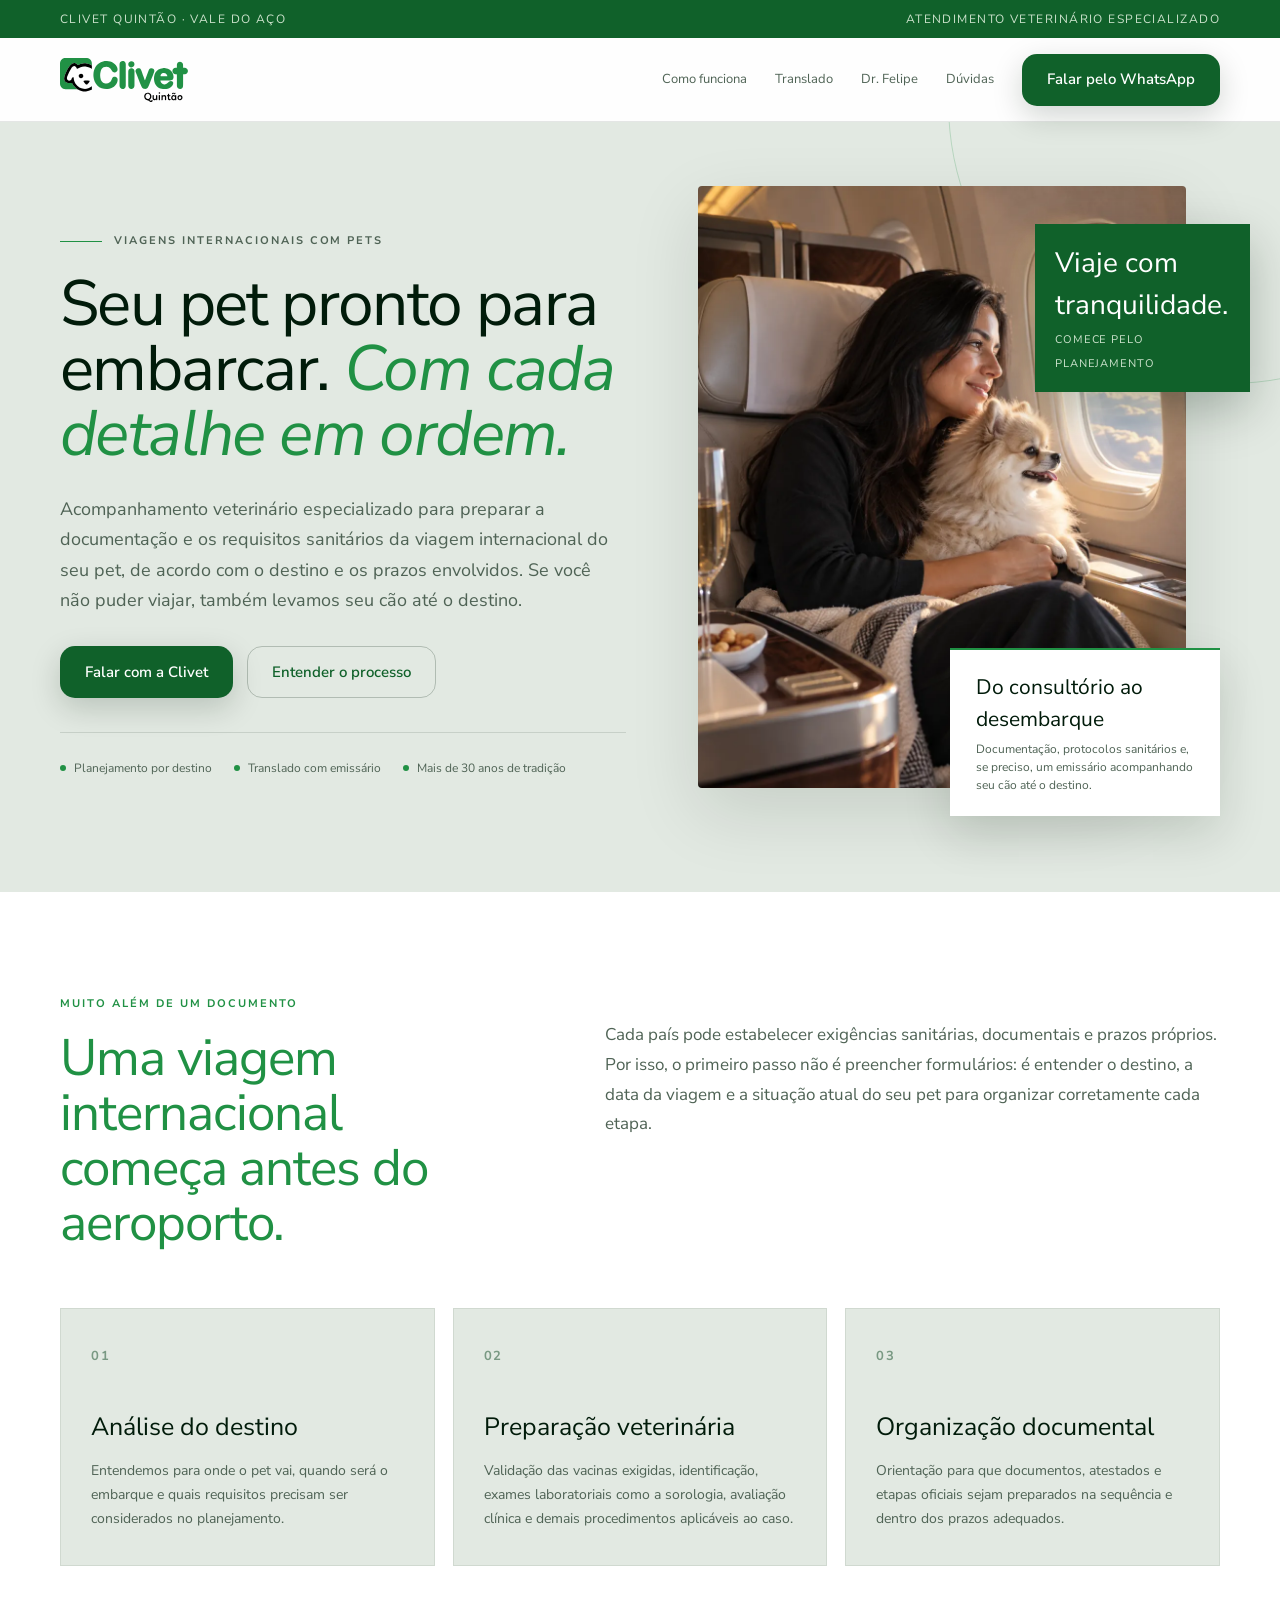
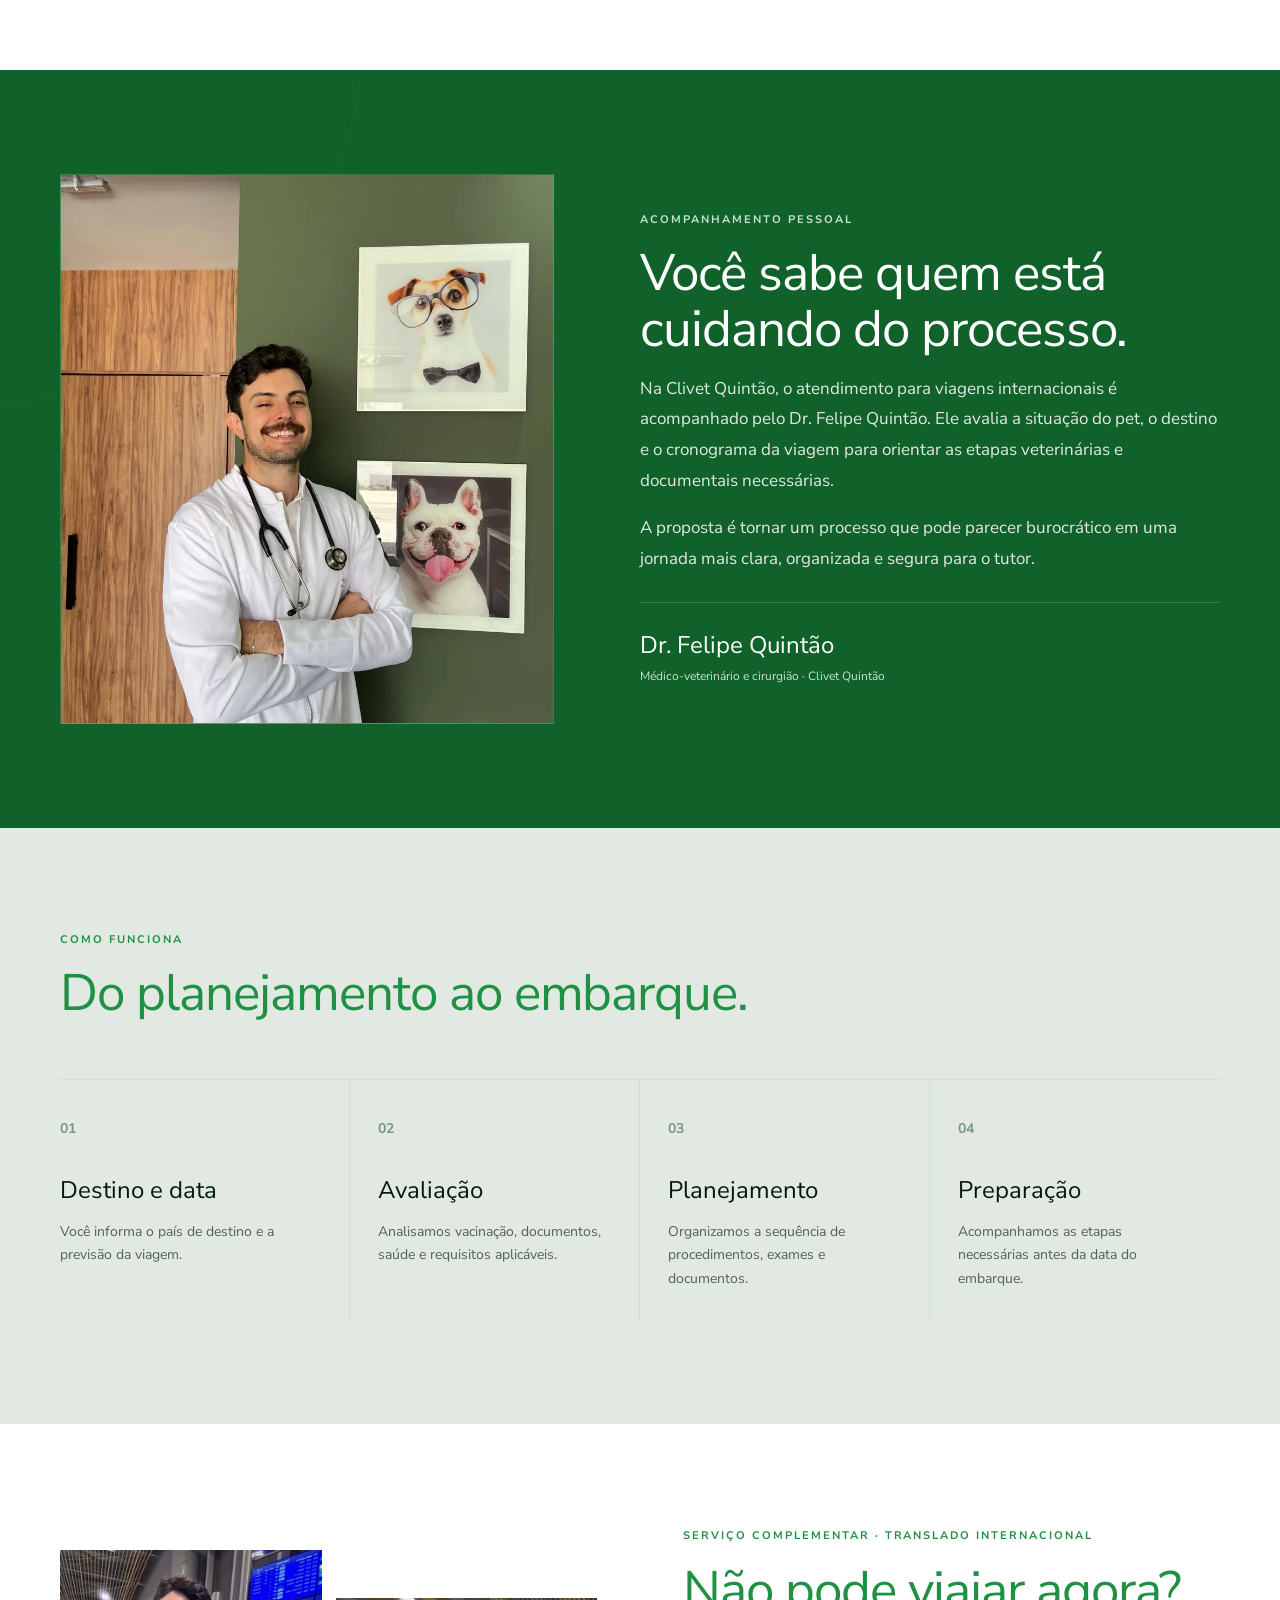
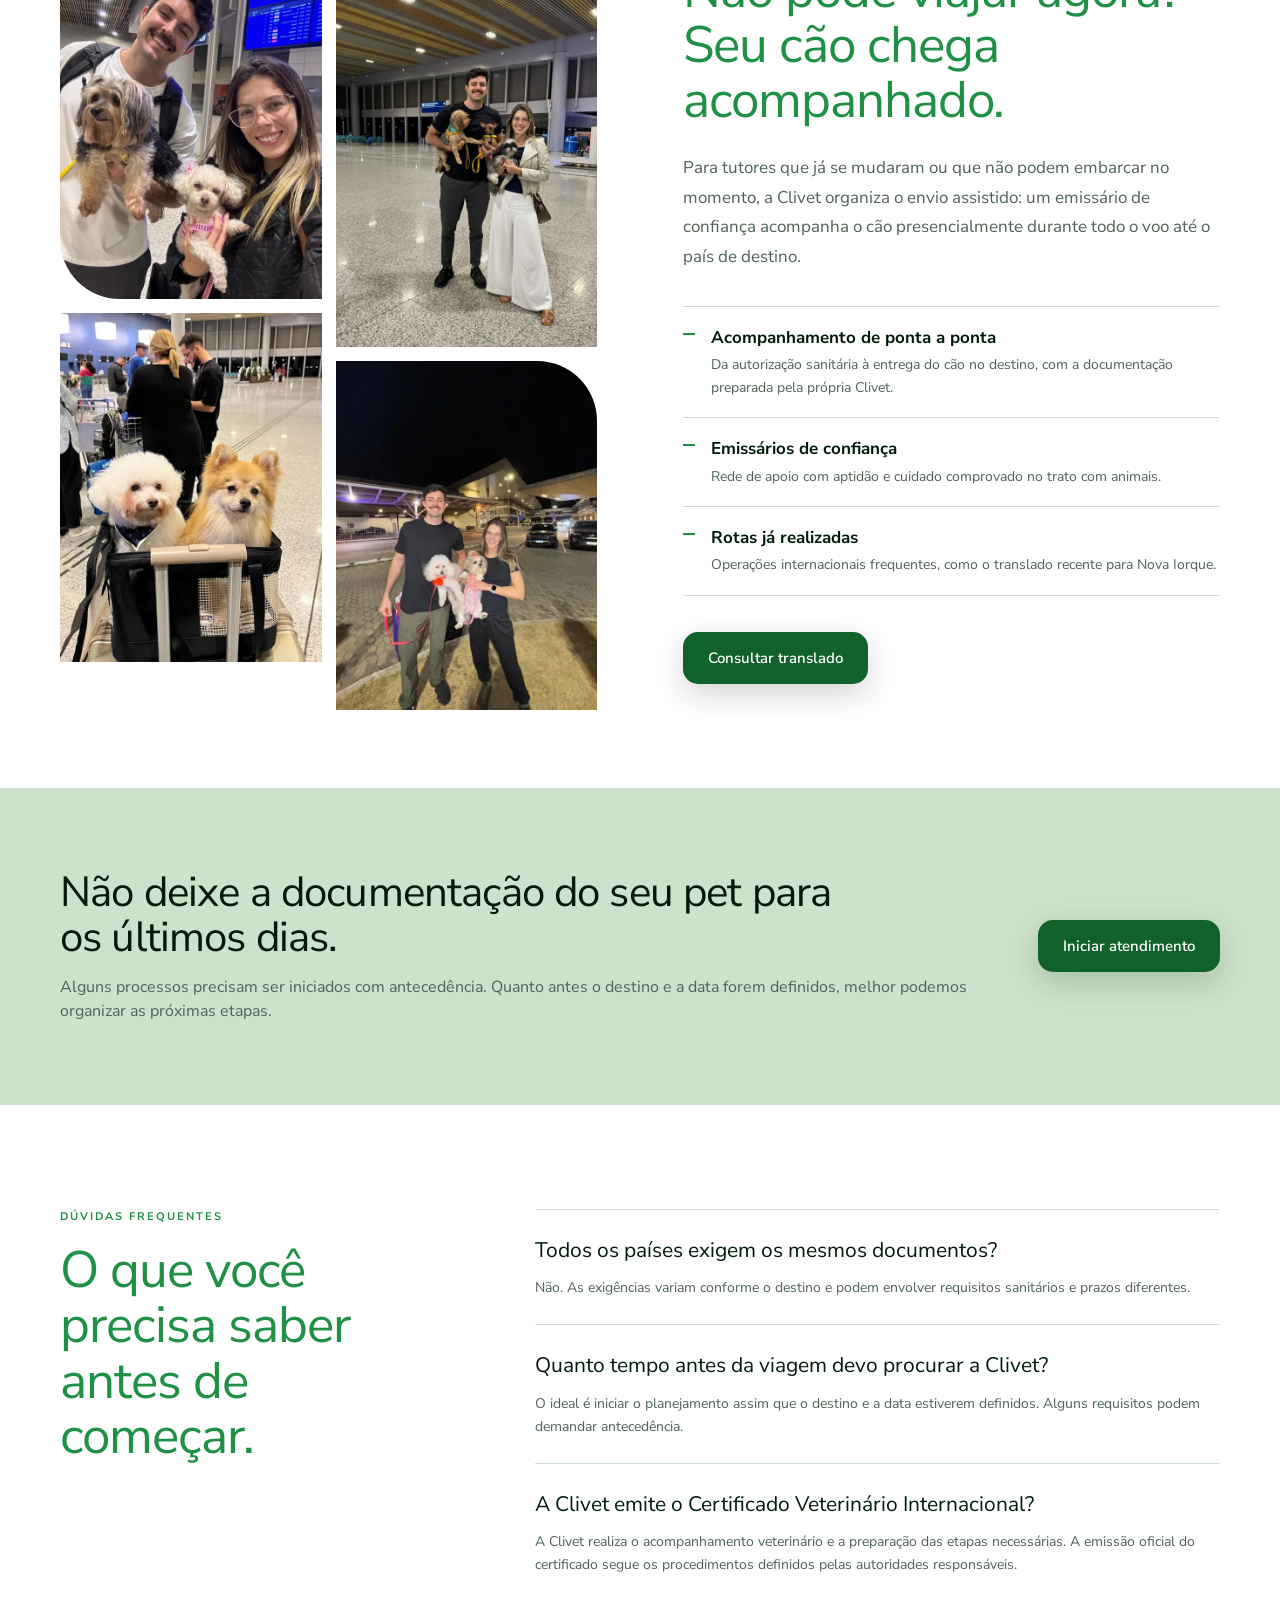
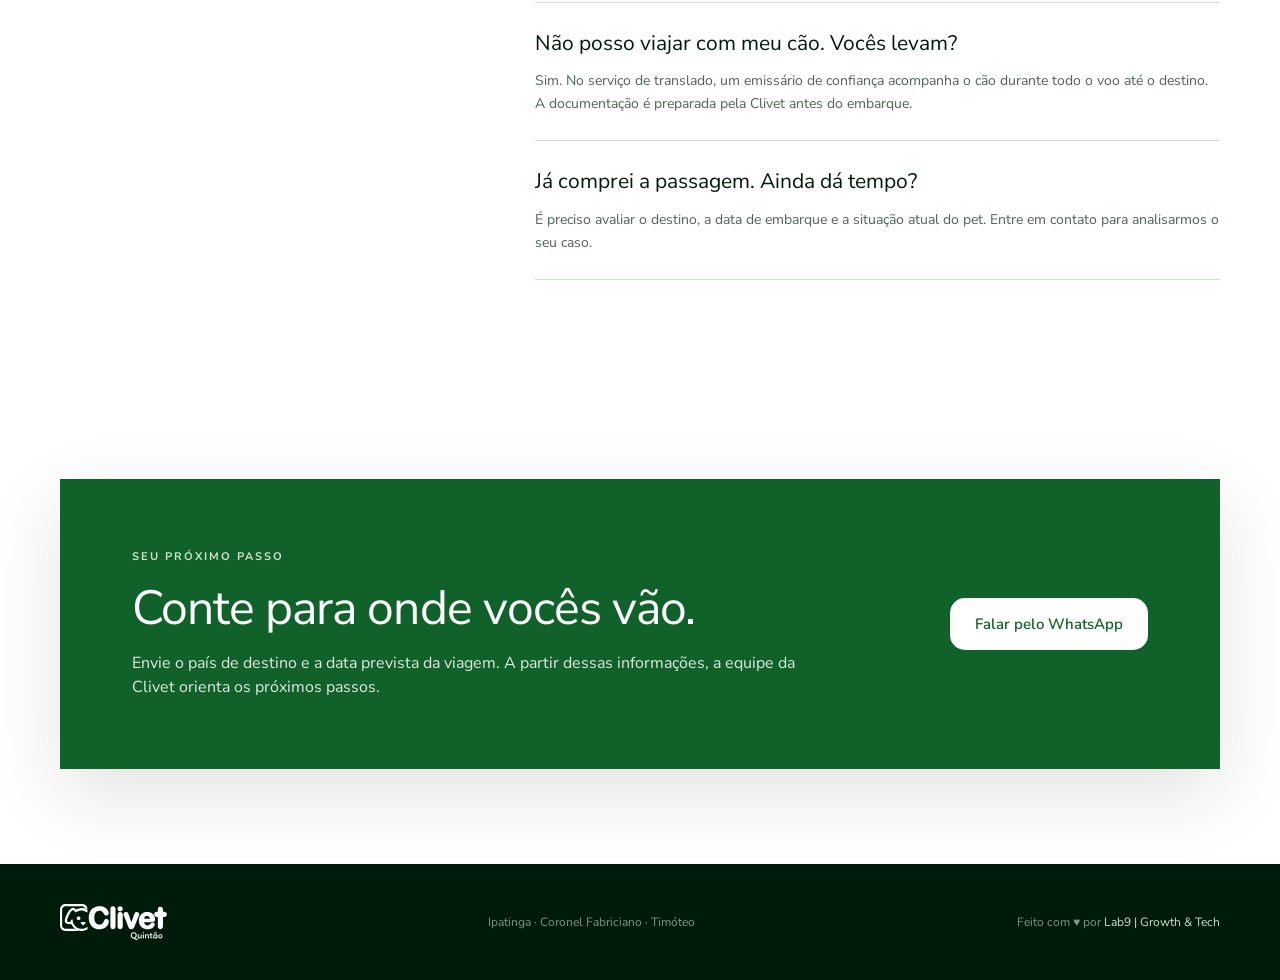
<file: index.html>
<!doctype html>
<html lang="pt-BR">
<head>
<meta charset="utf-8" />
<meta name="viewport" content="width=device-width, initial-scale=1" />
<meta name="robots" content="noindex, nofollow" />
<title>Viagem Internacional com Pets | Clivet Quintão</title>
<meta name="description" content="Acompanhamento veterinário para preparação documental e sanitária de pets em viagens internacionais." />
<link rel="preconnect" href="https://fonts.googleapis.com" />
<link rel="preconnect" href="https://fonts.gstatic.com" crossorigin />
<link href="https://fonts.googleapis.com/css2?family=Nunito+Sans:ital,wght@0,400;0,600;0,700;0,800;1,400&display=swap" rel="stylesheet" />
<link rel="stylesheet" href="styles.css" />
</head>
<body>
  <div class="topbar"><div class="wrap"><span>Clivet Quintão · Vale do Aço</span><span>Atendimento veterinário especializado</span></div></div>
  <header class="nav">
    <div class="wrap">
      <a class="brand" href="#top" aria-label="Clivet Quintão">
        <img class="brand-logo" src="clivet_logo.svg" alt="Clivet Quintão" width="128" height="44" />
      </a>
      <nav class="nav-links"><a href="#processo">Como funciona</a><a href="#translado">Translado</a><a href="#felipe">Dr. Felipe</a><a href="#duvidas">Dúvidas</a><a class="btn btn-primary" href="#contato" data-whatsapp>Falar pelo WhatsApp</a></nav>
    </div>
  </header>

  <main id="top">
    <section class="hero">
      <div class="wrap hero-grid">
        <div>
          <div class="eyebrow">Viagens internacionais com pets</div>
          <h1>Seu pet pronto para embarcar. <em>Com cada detalhe em ordem.</em></h1>
          <p class="lead">Acompanhamento veterinário especializado para preparar a documentação e os requisitos sanitários da viagem internacional do seu pet, de acordo com o destino e os prazos envolvidos. Se você não puder viajar, também levamos seu cão até o destino.</p>
          <div class="hero-actions"><a class="btn btn-primary" href="#contato" data-whatsapp>Falar com a Clivet</a><a class="btn btn-outline" href="#processo">Entender o processo</a></div>
          <div class="trust-row"><span><i class="dot"></i> Planejamento por destino</span><span><i class="dot"></i> Translado com emissário</span><span><i class="dot"></i> Mais de 30 anos de tradição</span></div>
        </div>
        <div class="hero-photo">
          <div class="micro-card"><b>Viaje com tranquilidade.</b><span>Comece pelo planejamento</span></div>
          <div class="photo-frame">
            <img class="photo photo--hero" src="translado/web/translado3-hero.webp" alt="Tutora com seu cão no colo, sentada junto à janela do avião durante o voo" width="1000" height="1250" fetchpriority="high" />
          </div>
          <div class="photo-label"><strong>Do consultório ao desembarque</strong><span>Documentação, protocolos sanitários e, se preciso, um emissário acompanhando seu cão até o destino.</span></div>
        </div>
      </div>
    </section>

    <section class="section section-white" id="processo">
      <div class="wrap">
        <div class="intro-grid">
          <div><div class="kicker">Muito além de um documento</div><h2>Uma viagem internacional começa antes do aeroporto.</h2></div>
          <div><p class="section-copy">Cada país pode estabelecer exigências sanitárias, documentais e prazos próprios. Por isso, o primeiro passo não é preencher formulários: é entender o destino, a data da viagem e a situação atual do seu pet para organizar corretamente cada etapa.</p></div>
        </div>
        <div class="cards">
          <article class="card"><span class="card-num">01</span><h3>Análise do destino</h3><p>Entendemos para onde o pet vai, quando será o embarque e quais requisitos precisam ser considerados no planejamento.</p></article>
          <article class="card"><span class="card-num">02</span><h3>Preparação veterinária</h3><p>Validação das vacinas exigidas, identificação, exames laboratoriais como a sorologia, avaliação clínica e demais procedimentos aplicáveis ao caso.</p></article>
          <article class="card"><span class="card-num">03</span><h3>Organização documental</h3><p>Orientação para que documentos, atestados e etapas oficiais sejam preparados na sequência e dentro dos prazos adequados.</p></article>
        </div>
      </div>
    </section>

    <section class="section doctor" id="felipe">
      <div class="wrap doctor-grid">
        <div class="doctor-portrait">
          <img class="photo" src="dr_felipe_quintao.webp" alt="Dr. Felipe Quintão na Clivet Quintão" width="900" height="1200" loading="lazy" />
        </div>
        <div>
          <div class="kicker">Acompanhamento pessoal</div>
          <h2>Você sabe quem está cuidando do processo.</h2>
          <p>Na Clivet Quintão, o atendimento para viagens internacionais é acompanhado pelo Dr. Felipe Quintão. Ele avalia a situação do pet, o destino e o cronograma da viagem para orientar as etapas veterinárias e documentais necessárias.</p>
          <p>A proposta é tornar um processo que pode parecer burocrático em uma jornada mais clara, organizada e segura para o tutor.</p>
          <div class="doctor-sign"><strong>Dr. Felipe Quintão</strong><span>Médico-veterinário e cirurgião · Clivet Quintão</span></div>
        </div>
      </div>
    </section>

    <section class="section" id="etapas">
      <div class="wrap">
        <div class="kicker">Como funciona</div><h2>Do planejamento ao embarque.</h2>
        <div class="timeline">
          <div class="step"><span class="no">01</span><h3>Destino e data</h3><p>Você informa o país de destino e a previsão da viagem.</p></div>
          <div class="step"><span class="no">02</span><h3>Avaliação</h3><p>Analisamos vacinação, documentos, saúde e requisitos aplicáveis.</p></div>
          <div class="step"><span class="no">03</span><h3>Planejamento</h3><p>Organizamos a sequência de procedimentos, exames e documentos.</p></div>
          <div class="step"><span class="no">04</span><h3>Preparação</h3><p>Acompanhamos as etapas necessárias antes da data do embarque.</p></div>
        </div>
      </div>
    </section>

    <section class="section section-white transfer" id="translado">
      <div class="wrap transfer-grid">
        <div class="transfer-photos">
          <img src="translado/web/translado-3.webp" alt="Dr. Felipe Quintão com dois cães no aeroporto" width="600" height="800" loading="lazy" />
          <img src="translado/web/translado-1.webp" alt="Cães com a equipe no saguão do aeroporto antes do embarque" width="600" height="800" loading="lazy" />
          <img src="translado/web/translado-4.webp" alt="Dois cães na bolsa de transporte, prontos para o voo" width="600" height="800" loading="lazy" />
          <img src="translado/web/translado-2.webp" alt="Cães acompanhados na chegada ao aeroporto" width="600" height="800" loading="lazy" />
        </div>
        <div>
          <div class="kicker">Serviço complementar · Translado internacional</div>
          <h2>Não pode viajar agora? Seu cão chega acompanhado.</h2>
          <p class="section-copy">Para tutores que já se mudaram ou que não podem embarcar no momento, a Clivet organiza o envio assistido: um emissário de confiança acompanha o cão presencialmente durante todo o voo até o país de destino.</p>
          <ul class="transfer-list">
            <li><strong>Acompanhamento de ponta a ponta</strong><span>Da autorização sanitária à entrega do cão no destino, com a documentação preparada pela própria Clivet.</span></li>
            <li><strong>Emissários de confiança</strong><span>Rede de apoio com aptidão e cuidado comprovado no trato com animais.</span></li>
            <li><strong>Rotas já realizadas</strong><span>Operações internacionais frequentes, como o translado recente para Nova Iorque.</span></li>
          </ul>
          <a class="btn btn-primary" href="#contato" data-whatsapp="translado">Consultar translado</a>
        </div>
      </div>
    </section>

    <section class="quote">
      <div class="wrap quote-inner">
        <div><h2>Não deixe a documentação do seu pet para os últimos dias.</h2><p>Alguns processos precisam ser iniciados com antecedência. Quanto antes o destino e a data forem definidos, melhor podemos organizar as próximas etapas.</p></div>
        <a class="btn btn-primary" href="#contato" data-whatsapp>Iniciar atendimento</a>
      </div>
    </section>

    <section class="section section-white" id="duvidas">
      <div class="wrap faq-grid">
        <div><div class="kicker">Dúvidas frequentes</div><h2>O que você precisa saber antes de começar.</h2></div>
        <div class="faq">
          <div class="faq-item"><strong>Todos os países exigem os mesmos documentos?</strong><p>Não. As exigências variam conforme o destino e podem envolver requisitos sanitários e prazos diferentes.</p></div>
          <div class="faq-item"><strong>Quanto tempo antes da viagem devo procurar a Clivet?</strong><p>O ideal é iniciar o planejamento assim que o destino e a data estiverem definidos. Alguns requisitos podem demandar antecedência.</p></div>
          <div class="faq-item"><strong>A Clivet emite o Certificado Veterinário Internacional?</strong><p>A Clivet realiza o acompanhamento veterinário e a preparação das etapas necessárias. A emissão oficial do certificado segue os procedimentos definidos pelas autoridades responsáveis.</p></div>
          <div class="faq-item"><strong>Não posso viajar com meu cão. Vocês levam?</strong><p>Sim. No serviço de translado, um emissário de confiança acompanha o cão durante todo o voo até o destino. A documentação é preparada pela Clivet antes do embarque.</p></div>
          <div class="faq-item"><strong>Já comprei a passagem. Ainda dá tempo?</strong><p>É preciso avaliar o destino, a data de embarque e a situação atual do pet. Entre em contato para analisarmos o seu caso.</p></div>
        </div>
      </div>
    </section>

    <section class="final-cta" id="contato">
      <div class="wrap"><div class="final-box"><div><div class="kicker">Seu próximo passo</div><h2>Conte para onde vocês vão.</h2><p>Envie o país de destino e a data prevista da viagem. A partir dessas informações, a equipe da Clivet orienta os próximos passos.</p></div><a class="btn" href="#contato" data-whatsapp>Falar pelo WhatsApp</a></div></div>
    </section>
  </main>

  <footer><div class="wrap"><div class="brand"><img class="brand-logo brand-logo--light" src="clivet_logo_footer.svg" alt="Clivet Quintão" width="105" height="36" /></div><span>Ipatinga · Coronel Fabriciano · Timóteo</span><span>Feito com <span aria-label="amor">♥</span> por <a class="footer-credit" href="https://lab9.digital/desenvolvimento-sites" target="_blank" rel="noopener">Lab9 | Growth &amp; Tech</a></span></div></footer>
  <div class="mobile-cta"><a class="btn btn-primary" href="#contato" data-whatsapp>Falar pelo WhatsApp</a></div>

  <dialog class="lead-modal" id="lead-dialog" aria-labelledby="lead-title">
    <form id="lead-form" class="lead-form">
      <button type="button" class="lead-close" data-close aria-label="Fechar">×</button>
      <div class="kicker">Viagem internacional</div>
      <h2 id="lead-title">Vamos conversar pelo WhatsApp</h2>
      <p>Deixe seu nome e telefone para que a equipe da Clivet possa te atender.</p>
      <label>Nome<input name="nome" type="text" autocomplete="name" required minlength="2" maxlength="80" /></label>
      <label>Telefone com DDD<input name="telefone" type="tel" inputmode="numeric" autocomplete="tel-national" placeholder="(31) 99999-9999" required /></label>
      <button class="btn btn-primary" type="submit">Continuar no WhatsApp</button>
      <small>Ao continuar, você autoriza a Clivet Quintão a entrar em contato sobre este atendimento.</small>
    </form>
  </dialog>
  <script src="script.js" defer></script>
</body>
</html>
</file>
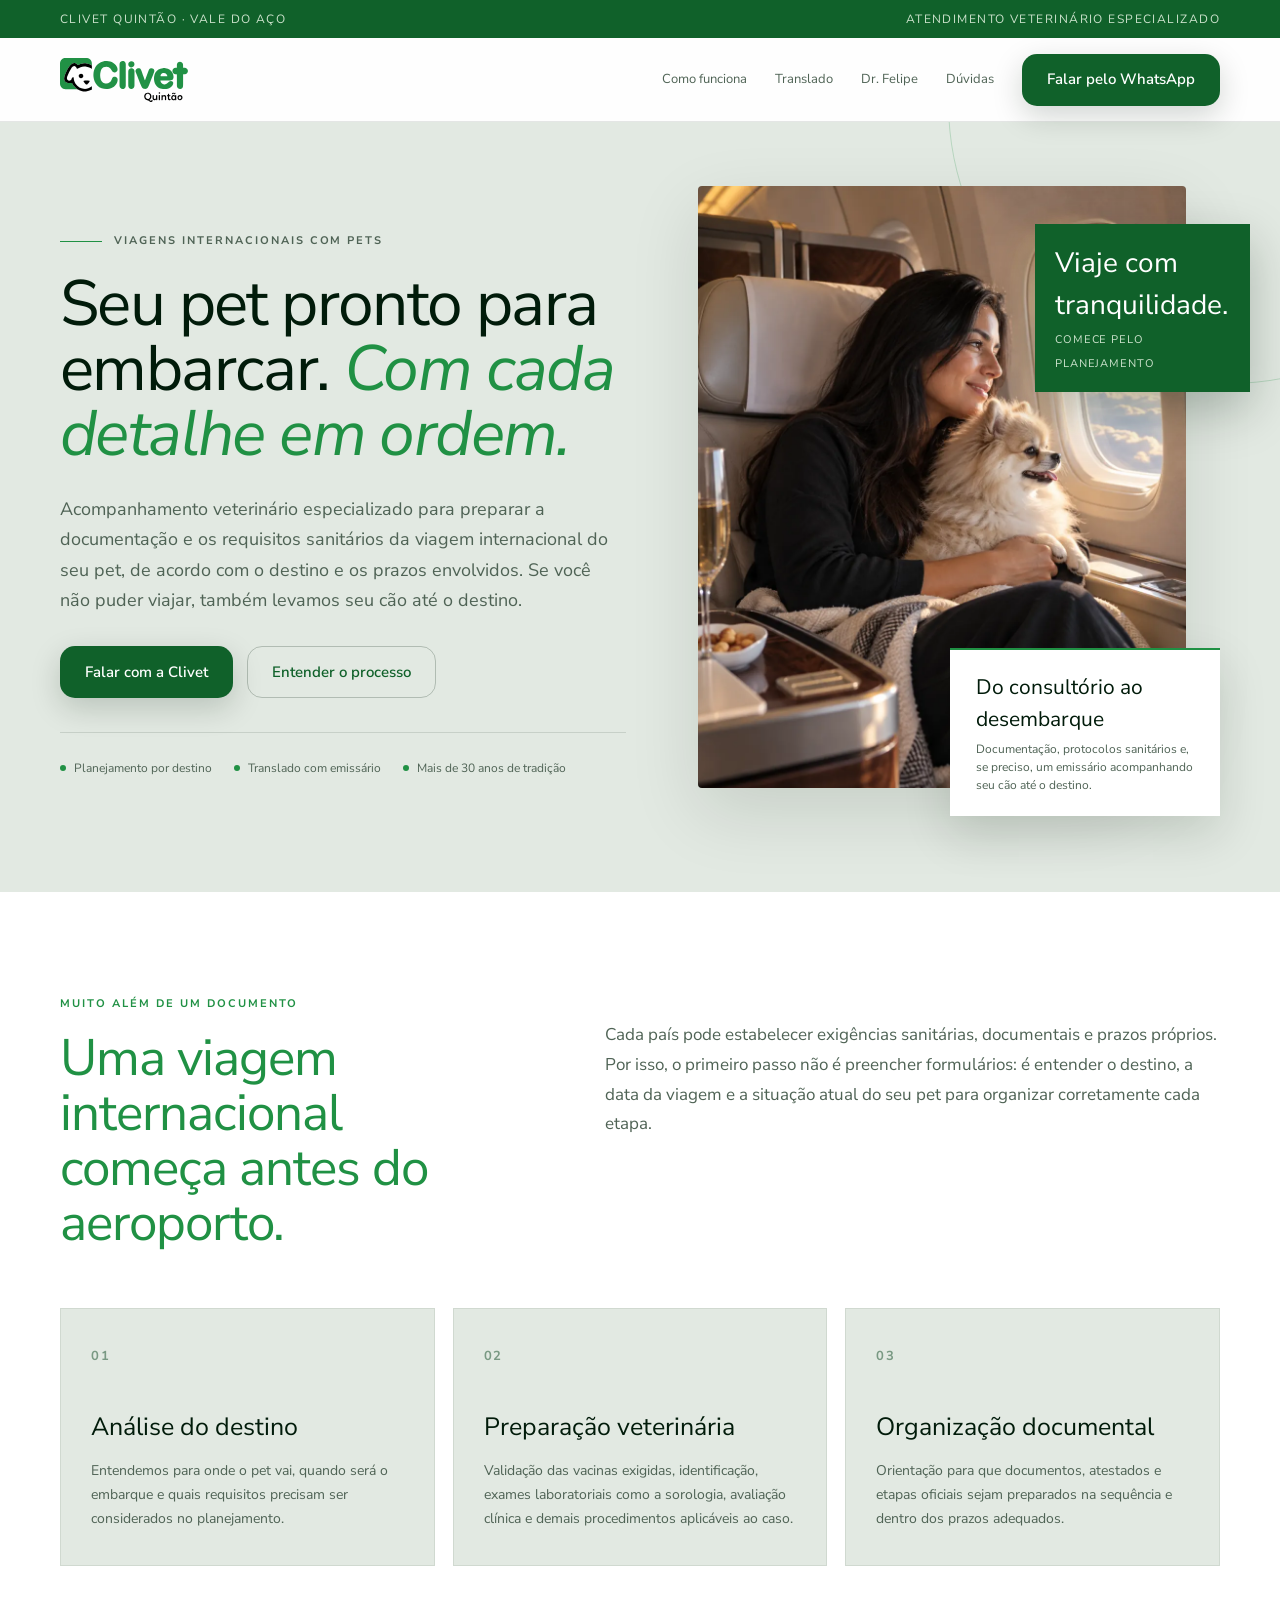
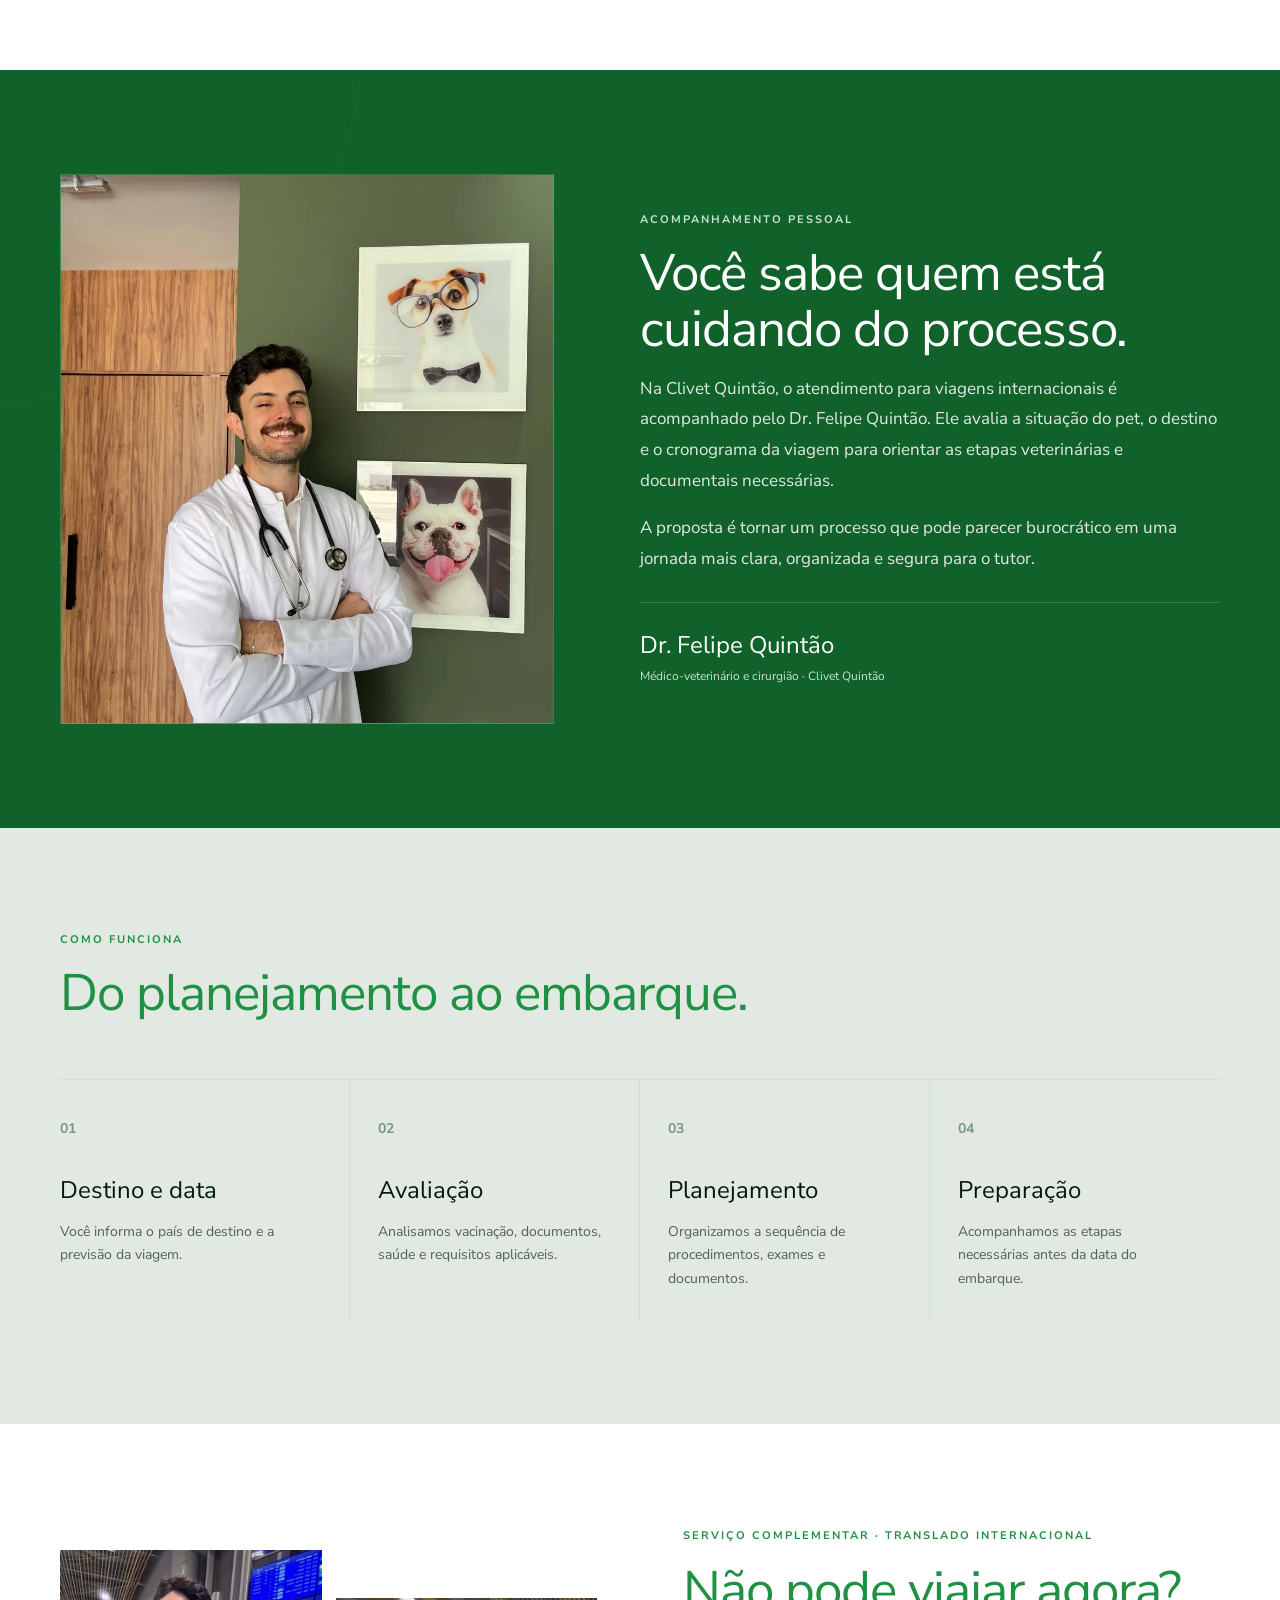
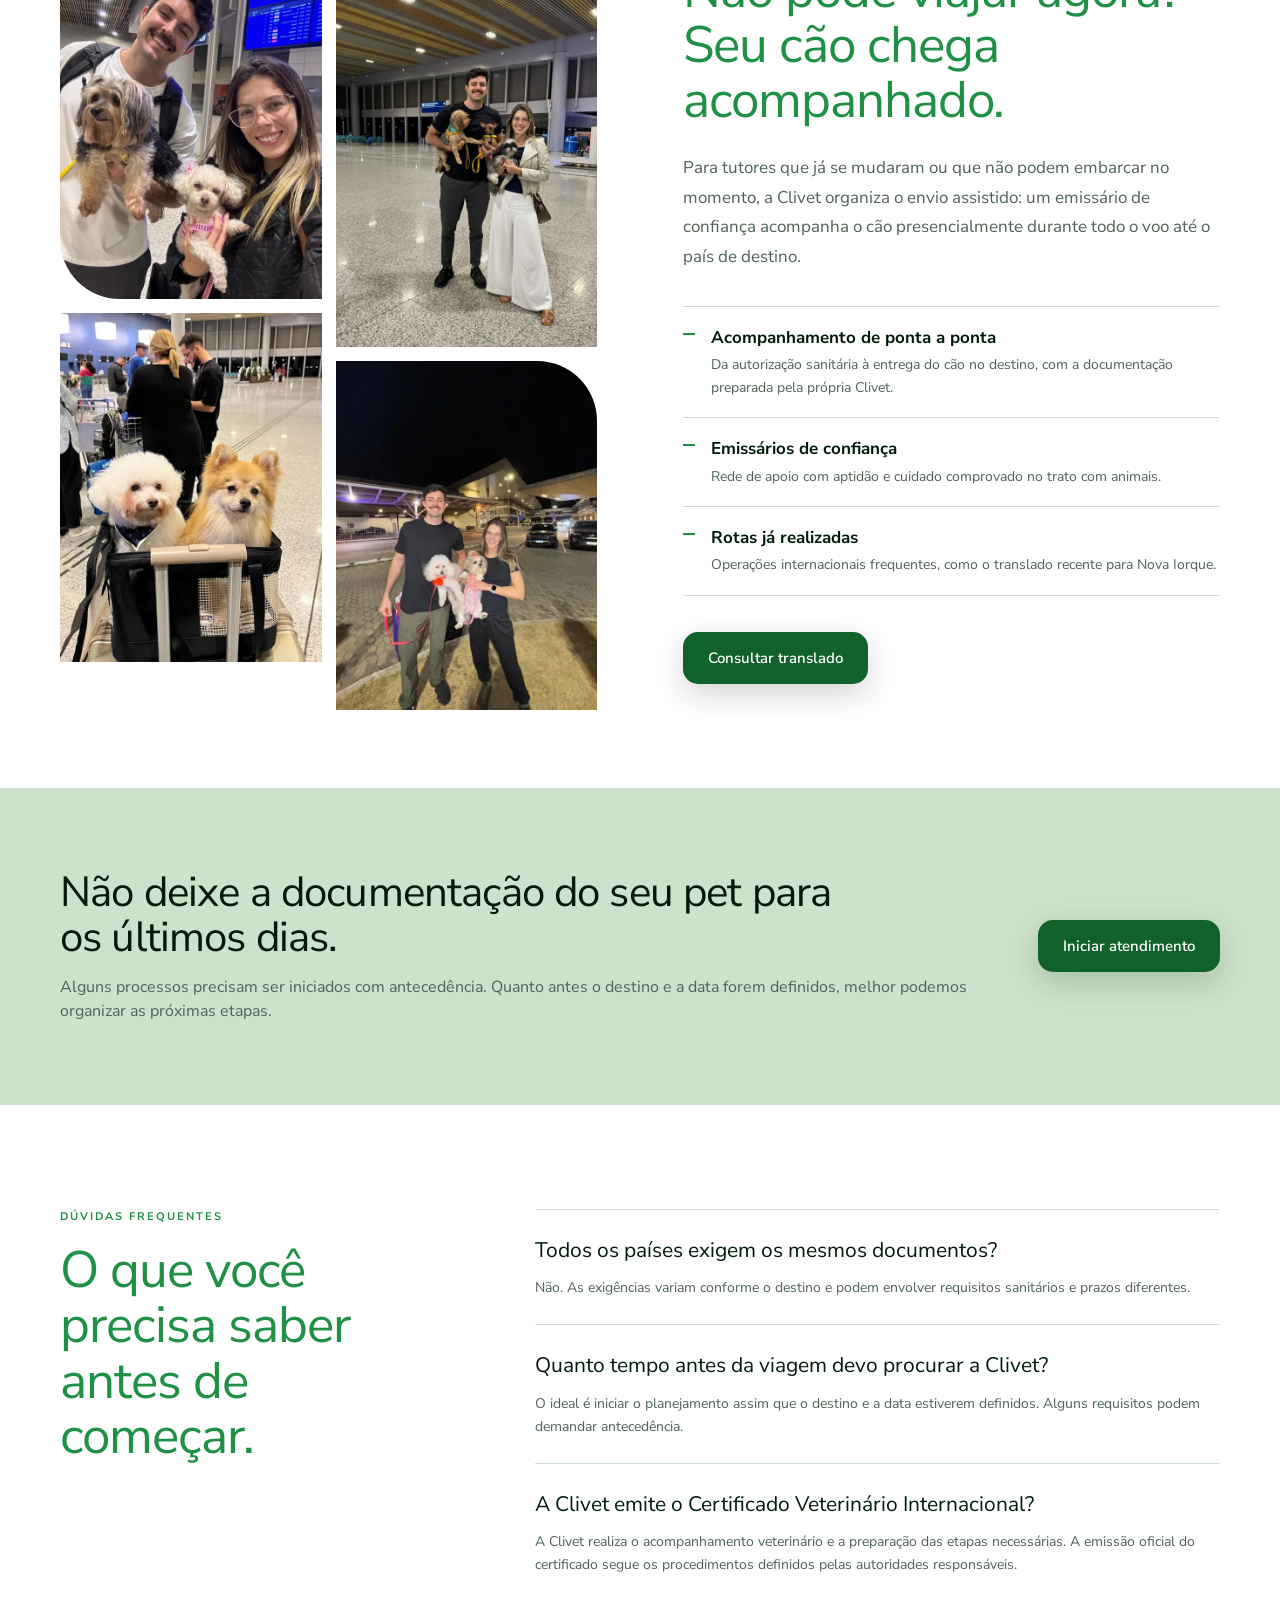
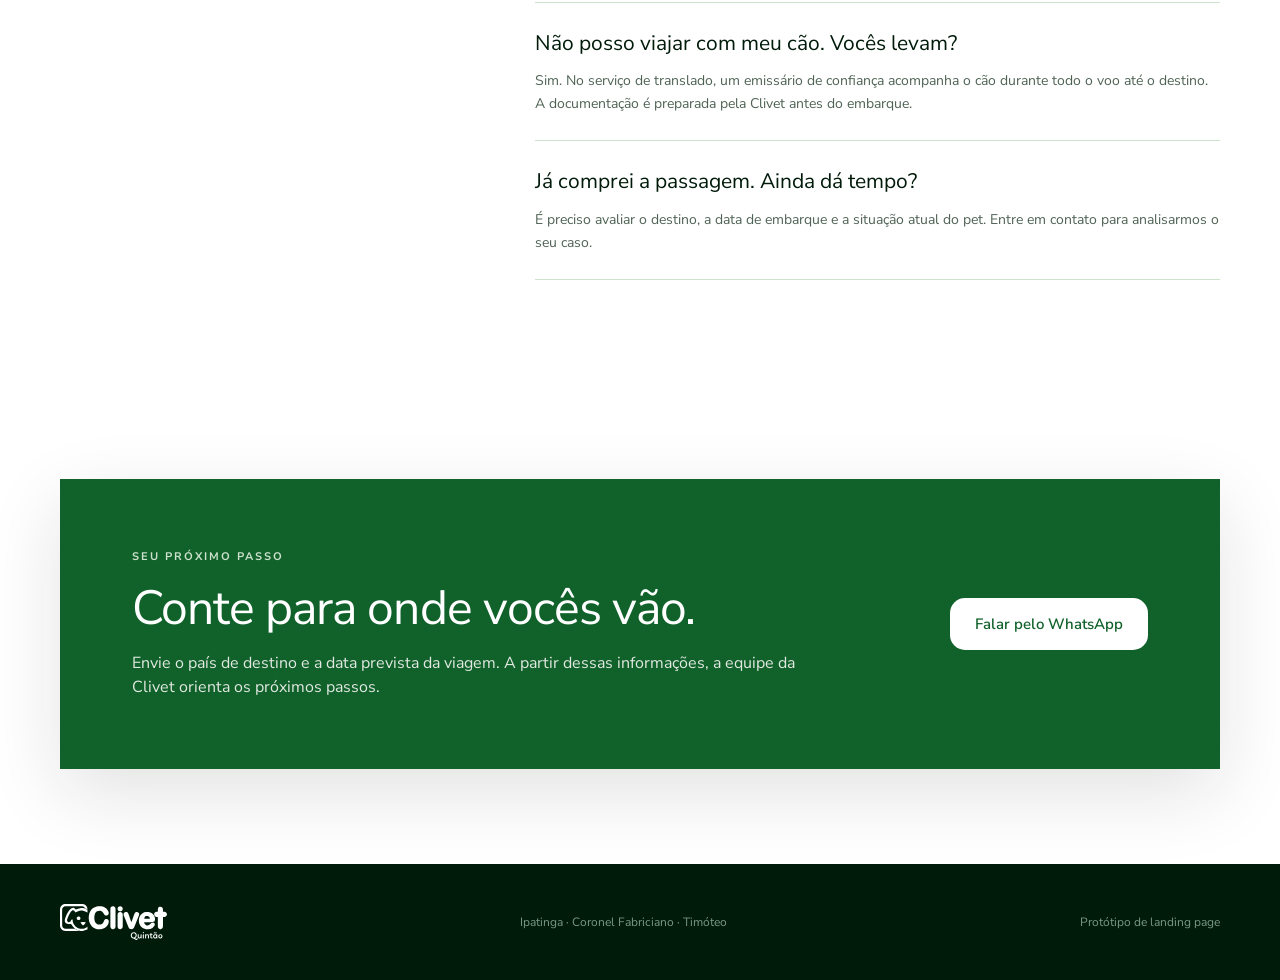
<file: clivet_viagem_internacional_prototipo.html>
<!doctype html>
<html lang="pt-BR">
<head>
<meta charset="utf-8" />
<meta name="viewport" content="width=device-width, initial-scale=1" />
<title>Viagem Internacional com Pets | Clivet Quintão</title>
<meta name="description" content="Acompanhamento veterinário para preparação documental e sanitária de pets em viagens internacionais." />
<link rel="preconnect" href="https://fonts.googleapis.com" />
<link rel="preconnect" href="https://fonts.gstatic.com" crossorigin />
<link href="https://fonts.googleapis.com/css2?family=Nunito+Sans:ital,wght@0,400;0,600;0,700;0,800;1,400&display=swap" rel="stylesheet" />
<link rel="stylesheet" href="styles.css" />
</head>
<body>
  <div class="topbar"><div class="wrap"><span>Clivet Quintão · Vale do Aço</span><span>Atendimento veterinário especializado</span></div></div>
  <header class="nav">
    <div class="wrap">
      <a class="brand" href="#top" aria-label="Clivet Quintão">
        <img class="brand-logo" src="clivet_logo.svg" alt="Clivet Quintão" width="128" height="44" />
      </a>
      <nav class="nav-links"><a href="#processo">Como funciona</a><a href="#translado">Translado</a><a href="#felipe">Dr. Felipe</a><a href="#duvidas">Dúvidas</a><a class="btn btn-primary" href="#contato" data-whatsapp>Falar pelo WhatsApp</a></nav>
    </div>
  </header>

  <main id="top">
    <section class="hero">
      <div class="wrap hero-grid">
        <div>
          <div class="eyebrow">Viagens internacionais com pets</div>
          <h1>Seu pet pronto para embarcar. <em>Com cada detalhe em ordem.</em></h1>
          <p class="lead">Acompanhamento veterinário especializado para preparar a documentação e os requisitos sanitários da viagem internacional do seu pet, de acordo com o destino e os prazos envolvidos. Se você não puder viajar, também levamos seu cão até o destino.</p>
          <div class="hero-actions"><a class="btn btn-primary" href="#contato" data-whatsapp>Falar com a Clivet</a><a class="btn btn-outline" href="#processo">Entender o processo</a></div>
          <div class="trust-row"><span><i class="dot"></i> Planejamento por destino</span><span><i class="dot"></i> Translado com emissário</span><span><i class="dot"></i> Mais de 30 anos de tradição</span></div>
        </div>
        <div class="hero-photo">
          <div class="micro-card"><b>Viaje com tranquilidade.</b><span>Comece pelo planejamento</span></div>
          <div class="photo-frame">
            <img class="photo photo--hero" src="translado/web/translado3-hero.webp" alt="Tutora com seu cão no colo, sentada junto à janela do avião durante o voo" width="1000" height="1250" fetchpriority="high" />
          </div>
          <div class="photo-label"><strong>Do consultório ao desembarque</strong><span>Documentação, protocolos sanitários e, se preciso, um emissário acompanhando seu cão até o destino.</span></div>
        </div>
      </div>
    </section>

    <section class="section section-white" id="processo">
      <div class="wrap">
        <div class="intro-grid">
          <div><div class="kicker">Muito além de um documento</div><h2>Uma viagem internacional começa antes do aeroporto.</h2></div>
          <div><p class="section-copy">Cada país pode estabelecer exigências sanitárias, documentais e prazos próprios. Por isso, o primeiro passo não é preencher formulários: é entender o destino, a data da viagem e a situação atual do seu pet para organizar corretamente cada etapa.</p></div>
        </div>
        <div class="cards">
          <article class="card"><span class="card-num">01</span><h3>Análise do destino</h3><p>Entendemos para onde o pet vai, quando será o embarque e quais requisitos precisam ser considerados no planejamento.</p></article>
          <article class="card"><span class="card-num">02</span><h3>Preparação veterinária</h3><p>Validação das vacinas exigidas, identificação, exames laboratoriais como a sorologia, avaliação clínica e demais procedimentos aplicáveis ao caso.</p></article>
          <article class="card"><span class="card-num">03</span><h3>Organização documental</h3><p>Orientação para que documentos, atestados e etapas oficiais sejam preparados na sequência e dentro dos prazos adequados.</p></article>
        </div>
      </div>
    </section>

    <section class="section doctor" id="felipe">
      <div class="wrap doctor-grid">
        <div class="doctor-portrait">
          <img class="photo" src="dr_felipe_quintao.webp" alt="Dr. Felipe Quintão na Clivet Quintão" width="900" height="1200" loading="lazy" />
        </div>
        <div>
          <div class="kicker">Acompanhamento pessoal</div>
          <h2>Você sabe quem está cuidando do processo.</h2>
          <p>Na Clivet Quintão, o atendimento para viagens internacionais é acompanhado pelo Dr. Felipe Quintão. Ele avalia a situação do pet, o destino e o cronograma da viagem para orientar as etapas veterinárias e documentais necessárias.</p>
          <p>A proposta é tornar um processo que pode parecer burocrático em uma jornada mais clara, organizada e segura para o tutor.</p>
          <div class="doctor-sign"><strong>Dr. Felipe Quintão</strong><span>Médico-veterinário e cirurgião · Clivet Quintão</span></div>
        </div>
      </div>
    </section>

    <section class="section" id="etapas">
      <div class="wrap">
        <div class="kicker">Como funciona</div><h2>Do planejamento ao embarque.</h2>
        <div class="timeline">
          <div class="step"><span class="no">01</span><h3>Destino e data</h3><p>Você informa o país de destino e a previsão da viagem.</p></div>
          <div class="step"><span class="no">02</span><h3>Avaliação</h3><p>Analisamos vacinação, documentos, saúde e requisitos aplicáveis.</p></div>
          <div class="step"><span class="no">03</span><h3>Planejamento</h3><p>Organizamos a sequência de procedimentos, exames e documentos.</p></div>
          <div class="step"><span class="no">04</span><h3>Preparação</h3><p>Acompanhamos as etapas necessárias antes da data do embarque.</p></div>
        </div>
      </div>
    </section>

    <section class="section section-white transfer" id="translado">
      <div class="wrap transfer-grid">
        <div class="transfer-photos">
          <img src="translado/web/translado-3.webp" alt="Dr. Felipe Quintão com dois cães no aeroporto" width="600" height="800" loading="lazy" />
          <img src="translado/web/translado-1.webp" alt="Cães com a equipe no saguão do aeroporto antes do embarque" width="600" height="800" loading="lazy" />
          <img src="translado/web/translado-4.webp" alt="Dois cães na bolsa de transporte, prontos para o voo" width="600" height="800" loading="lazy" />
          <img src="translado/web/translado-2.webp" alt="Cães acompanhados na chegada ao aeroporto" width="600" height="800" loading="lazy" />
        </div>
        <div>
          <div class="kicker">Serviço complementar · Translado internacional</div>
          <h2>Não pode viajar agora? Seu cão chega acompanhado.</h2>
          <p class="section-copy">Para tutores que já se mudaram ou que não podem embarcar no momento, a Clivet organiza o envio assistido: um emissário de confiança acompanha o cão presencialmente durante todo o voo até o país de destino.</p>
          <ul class="transfer-list">
            <li><strong>Acompanhamento de ponta a ponta</strong><span>Da autorização sanitária à entrega do cão no destino, com a documentação preparada pela própria Clivet.</span></li>
            <li><strong>Emissários de confiança</strong><span>Rede de apoio com aptidão e cuidado comprovado no trato com animais.</span></li>
            <li><strong>Rotas já realizadas</strong><span>Operações internacionais frequentes, como o translado recente para Nova Iorque.</span></li>
          </ul>
          <a class="btn btn-primary" href="#contato" data-whatsapp="translado">Consultar translado</a>
        </div>
      </div>
    </section>

    <section class="quote">
      <div class="wrap quote-inner">
        <div><h2>Não deixe a documentação do seu pet para os últimos dias.</h2><p>Alguns processos precisam ser iniciados com antecedência. Quanto antes o destino e a data forem definidos, melhor podemos organizar as próximas etapas.</p></div>
        <a class="btn btn-primary" href="#contato" data-whatsapp>Iniciar atendimento</a>
      </div>
    </section>

    <section class="section section-white" id="duvidas">
      <div class="wrap faq-grid">
        <div><div class="kicker">Dúvidas frequentes</div><h2>O que você precisa saber antes de começar.</h2></div>
        <div class="faq">
          <div class="faq-item"><strong>Todos os países exigem os mesmos documentos?</strong><p>Não. As exigências variam conforme o destino e podem envolver requisitos sanitários e prazos diferentes.</p></div>
          <div class="faq-item"><strong>Quanto tempo antes da viagem devo procurar a Clivet?</strong><p>O ideal é iniciar o planejamento assim que o destino e a data estiverem definidos. Alguns requisitos podem demandar antecedência.</p></div>
          <div class="faq-item"><strong>A Clivet emite o Certificado Veterinário Internacional?</strong><p>A Clivet realiza o acompanhamento veterinário e a preparação das etapas necessárias. A emissão oficial do certificado segue os procedimentos definidos pelas autoridades responsáveis.</p></div>
          <div class="faq-item"><strong>Não posso viajar com meu cão. Vocês levam?</strong><p>Sim. No serviço de translado, um emissário de confiança acompanha o cão durante todo o voo até o destino. A documentação é preparada pela Clivet antes do embarque.</p></div>
          <div class="faq-item"><strong>Já comprei a passagem. Ainda dá tempo?</strong><p>É preciso avaliar o destino, a data de embarque e a situação atual do pet. Entre em contato para analisarmos o seu caso.</p></div>
        </div>
      </div>
    </section>

    <section class="final-cta" id="contato">
      <div class="wrap"><div class="final-box"><div><div class="kicker">Seu próximo passo</div><h2>Conte para onde vocês vão.</h2><p>Envie o país de destino e a data prevista da viagem. A partir dessas informações, a equipe da Clivet orienta os próximos passos.</p></div><a class="btn" href="#contato" data-whatsapp>Falar pelo WhatsApp</a></div></div>
    </section>
  </main>

  <footer><div class="wrap"><div class="brand"><img class="brand-logo brand-logo--light" src="clivet_logo_footer.svg" alt="Clivet Quintão" width="105" height="36" /></div><span>Ipatinga · Coronel Fabriciano · Timóteo</span><span>Protótipo de landing page</span></div></footer>
  <div class="mobile-cta"><a class="btn btn-primary" href="#contato" data-whatsapp>Falar pelo WhatsApp</a></div>

  <dialog class="lead-modal" id="lead-dialog" aria-labelledby="lead-title">
    <form id="lead-form" class="lead-form">
      <button type="button" class="lead-close" data-close aria-label="Fechar">×</button>
      <div class="kicker">Viagem internacional</div>
      <h2 id="lead-title">Vamos conversar pelo WhatsApp</h2>
      <p>Deixe seu nome e telefone para que a equipe da Clivet possa te atender.</p>
      <label>Nome<input name="nome" type="text" autocomplete="name" required minlength="2" maxlength="80" /></label>
      <label>Telefone com DDD<input name="telefone" type="tel" inputmode="numeric" autocomplete="tel-national" placeholder="(31) 99999-9999" required /></label>
      <button class="btn btn-primary" type="submit">Continuar no WhatsApp</button>
      <small>Ao continuar, você autoriza a Clivet Quintão a entrar em contato sobre este atendimento.</small>
    </form>
  </dialog>
  <script src="script.js" defer></script>
</body>
</html>
</file>
<file: styles.css>
:root{
  /* paleta clivetquintao.com.br */
  --ink:#10612A;        /* verde escuro: botões, fundos escuros */
  --ink-2:#0B4A1F;      /* hover */
  --text:#011B0A;       /* texto principal */
  --accent:#209144;     /* verde títulos */
  --cream:#E2E9E2;
  --paper:#FFFFFF;
  --line:#CCE2CC;
  --mint:#CCE2CC;
  --muted:#4F6355;      /* texto secundário (contraste AA) */
  --soft:#799983;
  --white:#fff;
  --font:"Nunito Sans",-apple-system,BlinkMacSystemFont,"Segoe UI",Arial,sans-serif;
  --shadow:0 24px 70px rgba(1,27,10,.12);
}
*{box-sizing:border-box}
html{scroll-behavior:smooth}
body{margin:0;background:var(--cream);color:var(--text);font-family:var(--font);line-height:1.5}
a{text-decoration:none;color:inherit}
.wrap{width:min(1160px,calc(100% - 44px));margin:auto}
.topbar{background:var(--ink);color:var(--mint);font-size:12px;letter-spacing:.12em;text-transform:uppercase;padding:10px 0}
.topbar .wrap{display:flex;justify-content:space-between;gap:20px}
.nav{height:84px;display:flex;align-items:center;border-bottom:1px solid rgba(1,27,10,.1);background:rgba(255,255,255,.94);backdrop-filter:blur(10px);position:sticky;top:0;z-index:20}
.nav .wrap{display:flex;align-items:center;justify-content:space-between}
.brand{display:flex;align-items:center;gap:12px}
.brand-logo{display:block;height:44px;width:auto}
.brand-logo--light{height:36px;filter:brightness(0) invert(1)}
.nav-links{display:flex;align-items:center;gap:28px;font-size:13px;color:var(--muted)}
.btn{display:inline-flex;align-items:center;justify-content:center;gap:10px;min-height:52px;padding:0 24px;border-radius:15px;font-weight:600;font-size:15px;transition:.2s ease;border:1px solid transparent}
.btn-primary{background:var(--ink);color:white;box-shadow:0 10px 30px rgba(1,27,10,.18)}
.btn-primary:hover{transform:translateY(-1px);background:var(--ink-2)}
.btn-outline{border-color:rgba(1,27,10,.22);color:var(--ink);background:transparent}
.hero{padding:64px 0 76px;position:relative;overflow:hidden}
.hero:before{content:"";position:absolute;width:560px;height:560px;border:1px solid rgba(32,145,68,.22);border-radius:50%;right:-230px;top:-300px}
.hero-grid{display:grid;grid-template-columns:1.04fr .96fr;gap:72px;align-items:center}
.eyebrow{display:inline-flex;align-items:center;gap:12px;font-size:11px;letter-spacing:.18em;text-transform:uppercase;font-weight:700;color:var(--muted);margin-bottom:22px}
.eyebrow:before{content:"";width:42px;height:1px;background:var(--accent)}
h1,h2,h3{font-family:var(--font);font-weight:400;color:var(--text);margin:0}
h1{font-size:clamp(48px,5vw,76px);line-height:1.02;letter-spacing:-.025em;max-width:710px}
h1 em{font-style:italic;color:var(--accent)}
.lead{font-size:18px;line-height:1.7;color:var(--muted);max-width:610px;margin:26px 0 30px}
.hero-actions{display:flex;gap:14px;flex-wrap:wrap}
.trust-row{display:flex;gap:22px;flex-wrap:wrap;margin-top:34px;padding-top:26px;border-top:1px solid rgba(1,27,10,.12);font-size:12px;color:var(--muted)}
.trust-row span{display:flex;align-items:center;gap:8px}.dot{width:6px;height:6px;border-radius:50%;background:var(--accent)}
.hero-photo{position:relative;min-height:630px}
.photo-frame{position:absolute;inset:0 34px 28px 0;background:linear-gradient(145deg,#E2E9E2,#CCE2CC 55%,#9FC2A6);border-radius:4px 4px 110px 4px;overflow:hidden;box-shadow:var(--shadow)}
.photo{position:absolute;inset:0;width:100%;height:100%;object-fit:cover;object-position:42% 30%}
.doctor-portrait .photo{object-position:40% 45%}
.photo-label{position:absolute;right:0;bottom:0;background:var(--paper);padding:22px 26px;width:270px;box-shadow:0 18px 45px rgba(1,27,10,.14);border-top:2px solid var(--accent)}
.photo-label strong{display:block;font-weight:700;font-size:21px;font-weight:400}.photo-label span{display:block;font-size:12px;color:var(--muted);margin-top:5px;line-height:1.5}
.micro-card{position:absolute;right:-30px;top:38px;background:var(--ink);color:white;padding:18px 20px;width:215px;z-index:4;box-shadow:0 18px 45px rgba(1,27,10,.25)}
.micro-card b{display:block;font-weight:700;font-size:28px;font-weight:400}.micro-card span{font-size:11px;color:var(--mint);letter-spacing:.08em;text-transform:uppercase}
.section{padding:104px 0}
.section-white{background:var(--paper)}
.intro-grid{display:grid;grid-template-columns:.85fr 1.15fr;gap:90px;align-items:start}
.kicker{font-size:11px;letter-spacing:.18em;text-transform:uppercase;font-weight:700;color:var(--accent);margin-bottom:18px}
h2{color:var(--accent);font-size:clamp(36px,4vw,56px);line-height:1.08;letter-spacing:-.02em}
.section-copy{font-size:17px;color:var(--muted);line-height:1.75;margin:24px 0 0}
.cards{display:grid;grid-template-columns:repeat(3,1fr);gap:18px;margin-top:56px}
.card{background:var(--cream);padding:34px 30px;min-height:250px;border:1px solid rgba(1,27,10,.08);position:relative}
.card-num{font-weight:700;font-size:13px;color:var(--soft);letter-spacing:.12em}.card h3{font-size:25px;margin:42px 0 13px}.card p{margin:0;color:var(--muted);font-size:14px;line-height:1.7}
.doctor{background:var(--ink);color:white;position:relative;overflow:hidden}
.doctor:before{content:"";position:absolute;width:720px;height:720px;border:1px solid rgba(32,145,68,.18);border-radius:50%;left:-360px;top:-390px}
.doctor-grid{display:grid;grid-template-columns:.92fr 1.08fr;gap:86px;align-items:center}
.doctor-portrait{height:550px;border:1px solid rgba(255,255,255,.2);position:relative;overflow:hidden;background:linear-gradient(155deg,#209144,#10612A 55%,#0B4A1F)}
.doctor .kicker,.final-box .kicker{color:var(--mint)}.doctor h2{color:white}.doctor p{color:var(--cream);font-size:17px;line-height:1.8}
.doctor-sign{margin-top:28px;padding-top:24px;border-top:1px solid rgba(255,255,255,.16)}
.doctor-sign strong{font-weight:700;font-weight:400;font-size:24px}.doctor-sign span{display:block;color:var(--mint);font-size:12px;margin-top:4px}
.timeline{display:grid;grid-template-columns:repeat(4,1fr);gap:0;margin-top:58px;border-top:1px solid var(--line)}
.step{padding:36px 28px 20px 0;border-right:1px solid var(--line);min-height:240px}.step:not(:first-child){padding-left:28px}.step:last-child{border-right:0}
.step .no{font-weight:700;font-size:14px;color:var(--soft)}.step h3{font-size:24px;margin:32px 0 12px}.step p{font-size:14px;color:var(--muted);line-height:1.65;margin:0}
.quote{padding:82px 0;background:var(--mint)}
.quote-inner{display:grid;grid-template-columns:1fr auto;gap:50px;align-items:center}
.quote h2{color:var(--text);font-size:42px;max-width:820px}.quote p{color:var(--muted);margin:14px 0 0}
.faq-grid{display:grid;grid-template-columns:.72fr 1.28fr;gap:90px}
.faq{border-top:1px solid var(--line)}
.faq-item{padding:25px 0;border-bottom:1px solid var(--line)}
.faq-item strong{font-weight:700;font-size:21px;font-weight:400;display:block}.faq-item p{margin:10px 0 0;color:var(--muted);font-size:14px;line-height:1.65}
.final-cta{padding:95px 0;background:var(--paper)}
.final-box{background:var(--ink);color:white;padding:70px 72px;display:grid;grid-template-columns:1fr auto;gap:60px;align-items:center;box-shadow:var(--shadow)}
.final-box h2{color:#fff;font-size:48px}.final-box p{color:var(--cream);max-width:680px;margin:16px 0 0}.final-box .btn{background:var(--white);color:var(--ink);white-space:nowrap}
footer{background:var(--text);color:var(--soft);padding:40px 0;font-size:12px}
footer .wrap{display:flex;justify-content:space-between;gap:40px;align-items:center}
.mobile-cta{display:none}
@media(max-width:900px){
  .topbar{display:none}.nav{height:72px}.nav-links a:not(.btn){display:none}.wrap{width:min(100% - 32px,1160px)}
  .hero{padding:42px 0 56px}.hero-grid,.intro-grid,.doctor-grid,.faq-grid,.quote-inner,.final-box{grid-template-columns:1fr;gap:42px}
  h1{font-size:49px}.lead{font-size:16px}.hero-photo{min-height:0}.micro-card{right:0}.photo-frame{position:relative;inset:auto;height:560px}.photo-label{position:relative;width:auto;margin:-36px 0 0 24px}
  .cards{grid-template-columns:1fr}.card{min-height:0}.timeline{grid-template-columns:1fr 1fr}.step{border-bottom:1px solid var(--line)}
  .doctor-portrait{height:480px}.section{padding:76px 0}.quote{padding:64px 0}.final-box{padding:48px 34px}.final-box h2{font-size:38px}
  footer .wrap{flex-direction:column;align-items:flex-start}.mobile-cta{display:block;position:fixed;left:16px;right:16px;bottom:14px;z-index:50}.mobile-cta .btn{width:100%;box-shadow:0 15px 40px rgba(0,0,0,.25)}
}
@media(max-width:560px){
  h1{font-size:41px}.hero-actions .btn{width:100%}.micro-card{display:none}.photo-label{padding:18px}.cards{margin-top:36px}.timeline{grid-template-columns:1fr}.step,.step:not(:first-child){padding:30px 0;border-right:0}.quote h2{font-size:34px}.final-box{padding:42px 26px}.photo-frame{height:430px}
}
/* caixa de captura do WhatsApp */
.lead-modal{border:0;padding:0;width:min(440px,calc(100% - 32px));border-top:3px solid var(--accent);box-shadow:var(--shadow);color:var(--text)}
.lead-modal::backdrop{background:rgba(1,27,10,.55);backdrop-filter:blur(3px)}
.lead-form{display:grid;gap:16px;padding:40px 34px 30px;position:relative}
.lead-form .kicker{margin:0}
.lead-form h2{font-size:30px;line-height:1.15}
.lead-form p{margin:0;color:var(--muted);font-size:15px}
.lead-form label{display:grid;gap:6px;font-size:13px;font-weight:700;color:var(--text)}
.lead-form input{font:inherit;font-weight:400;font-size:16px;padding:13px 14px;border:1px solid var(--line);border-radius:10px;background:#fff;color:var(--text)}
.lead-form input:focus{outline:2px solid var(--accent);outline-offset:1px;border-color:transparent}
.lead-form .btn{width:100%;margin-top:4px;cursor:pointer;font-family:inherit}
.lead-form small{font-size:11px;color:var(--muted);line-height:1.5}
.lead-close{position:absolute;top:10px;right:12px;border:0;background:none;font-size:28px;line-height:1;color:var(--muted);cursor:pointer;padding:6px}
.lead-close:hover{color:var(--text)}
/* translado internacional */
.transfer-grid{display:grid;grid-template-columns:1fr 1fr;gap:86px;align-items:center}
.transfer-photos{display:grid;grid-template-columns:1fr 1fr;gap:14px}
.transfer-photos img{display:block;width:100%;height:auto;aspect-ratio:3/4;object-fit:cover}
.transfer-photos img:nth-child(even){transform:translateY(48px)}
.transfer-photos img:first-child{border-radius:0 0 0 60px}.transfer-photos img:last-child{border-radius:0 60px 0 0}
.transfer .kicker{margin-bottom:18px}
.transfer-list{list-style:none;padding:0;margin:34px 0 36px;border-top:1px solid var(--line)}
.transfer-list li{padding:18px 0 18px 28px;border-bottom:1px solid var(--line);position:relative}
.transfer-list li:before{content:"";position:absolute;left:0;top:26px;width:12px;height:2px;background:var(--accent)}
.transfer-list strong{display:block;font-size:17px;font-weight:700}
.transfer-list span{display:block;color:var(--muted);font-size:14px;line-height:1.6;margin-top:4px}
@media(max-width:900px){.transfer-grid{grid-template-columns:1fr;gap:42px}.transfer-photos{padding-bottom:48px}}
@media(max-width:560px){.transfer-photos{gap:10px;padding-bottom:32px}.transfer-photos img:nth-child(even){transform:translateY(32px)}}
.photo--hero{object-position:55% 35%}
.footer-credit{color:var(--mint);text-decoration:underline;text-decoration-color:transparent;text-underline-offset:3px;transition:text-decoration-color .2s}.footer-credit:hover,.footer-credit:focus-visible{text-decoration-color:currentColor}
</file>
